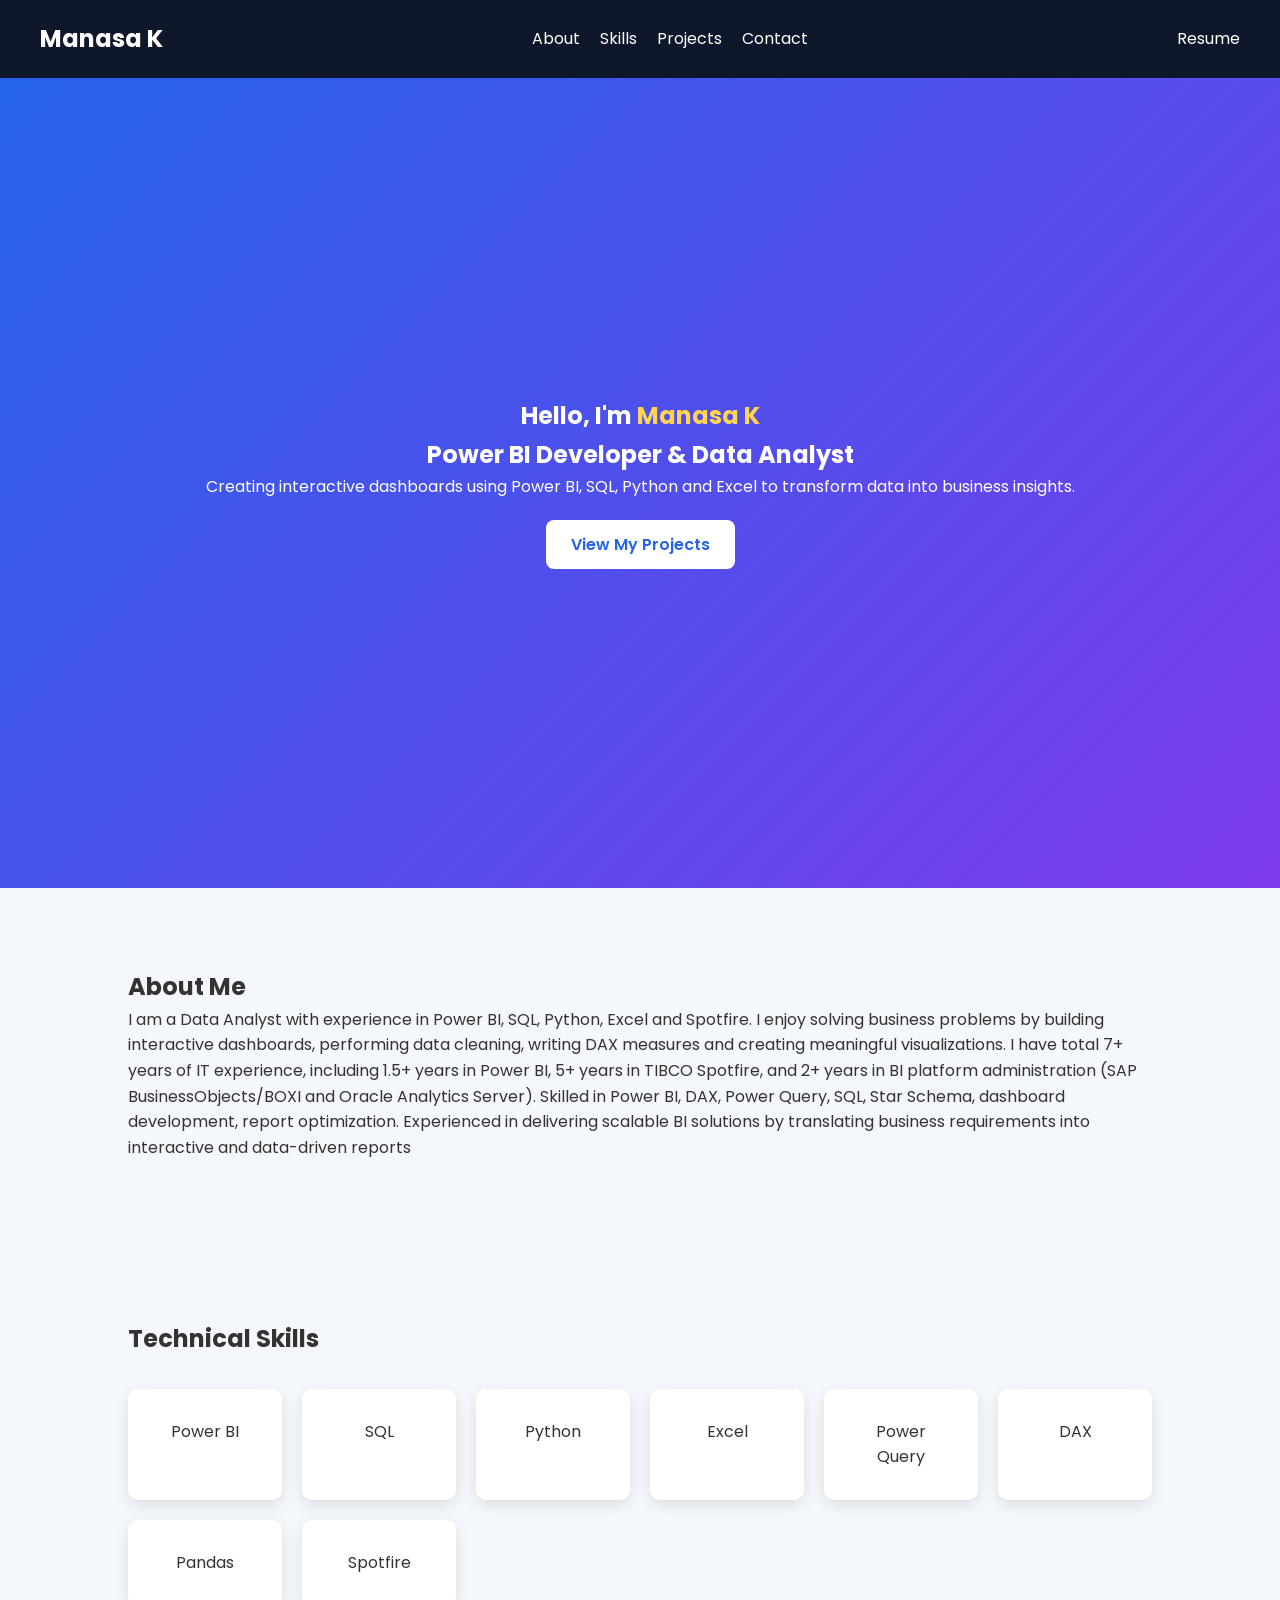
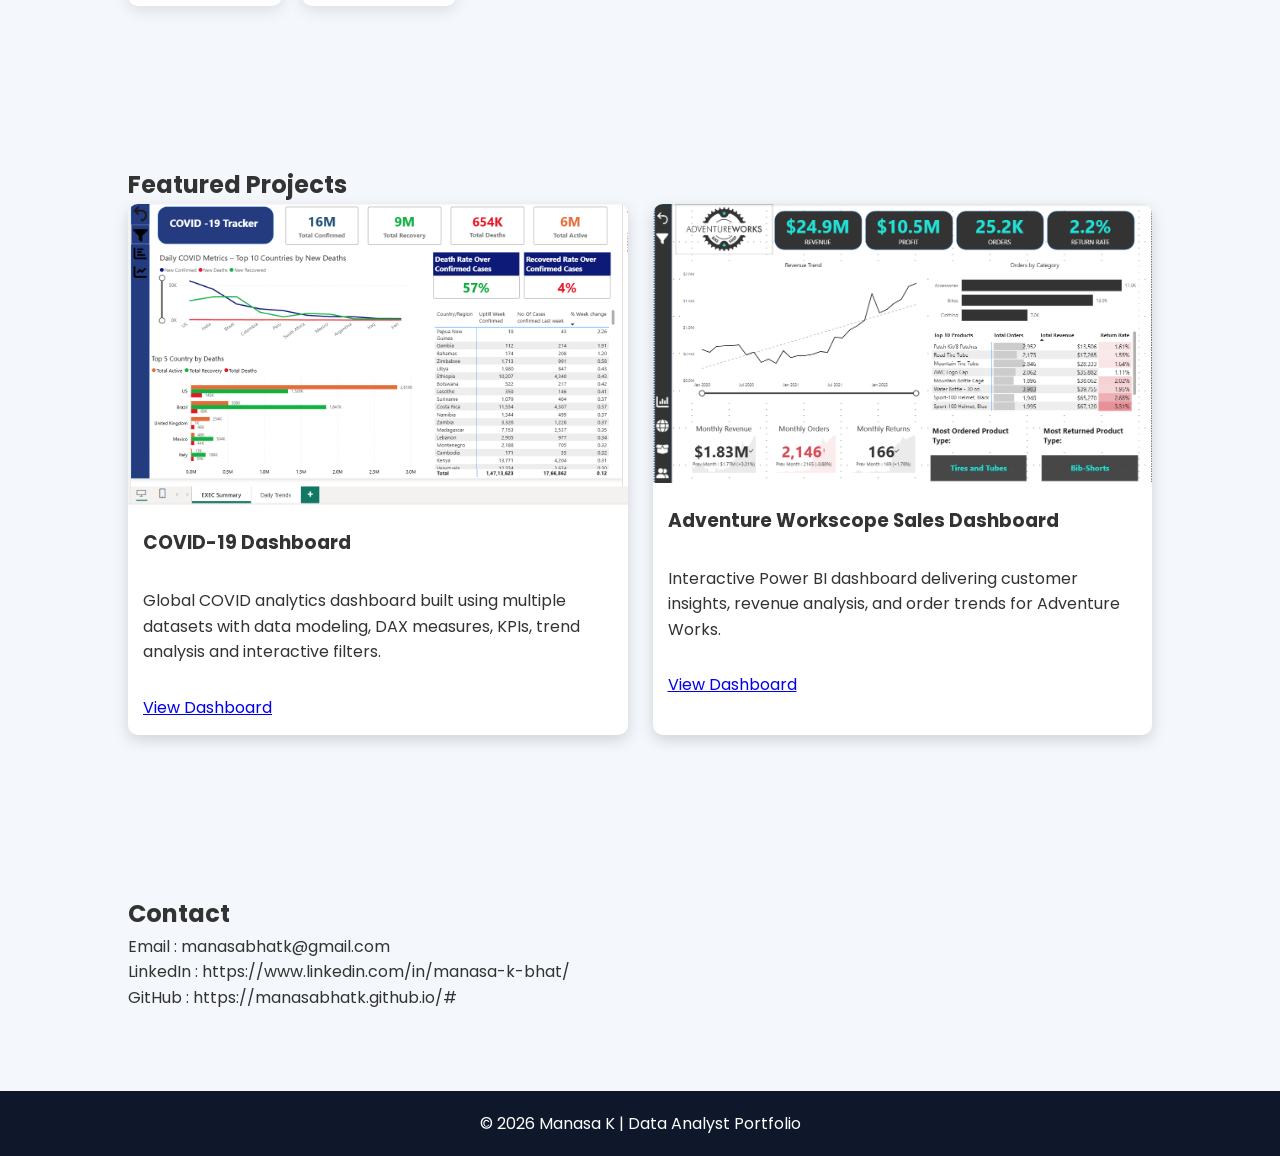
<file: index.html>
<!DOCTYPE html>
<html lang="en">

<head>

<meta charset="UTF-8">
<meta name="viewport" content="width=device-width, initial-scale=1.0">

<title>Manasa K | Data Analyst Portfolio</title>

<link rel="preconnect" href="https://fonts.googleapis.com">
<link href="https://fonts.googleapis.com/css2?family=Poppins:wght@300;400;600;700&display=swap" rel="stylesheet">

<link rel="stylesheet" href="style.css">

</head>

<body>

<header>

<nav>

<h2 class="logo">Manasa K</h2>

<ul>

<li><a href="#about">About</a></li>
<li><a href="#skills">Skills</a></li>
<li><a href="#projects">Projects</a></li>
<li><a href="#contact">Contact</a></li>

</ul>

<a href="assets/Manasa Resume.pdf" class="resume-btn">Resume</a>

</nav>

</header>

<section class="hero">

<div class="hero-text">

<h1>Hello, I'm <span>Manasa K</span></h1>

<h2>Power BI Developer & Data Analyst</h2>

<p>

Creating interactive dashboards using Power BI, SQL, Python and Excel to transform data into business insights.

</p>

<a href="#projects" class="btn">

View My Projects

</a>

</div>

</section>

<section id="about">

<h2>About Me</h2>

<p>

I am a Data Analyst with experience in Power BI, SQL, Python, Excel and Spotfire. I enjoy solving business problems by building interactive dashboards, performing data cleaning, writing DAX measures and creating meaningful visualizations.
I have total 7+ years of IT experience, including 1.5+ years in Power BI, 5+ years in TIBCO Spotfire, and 2+ years in BI platform administration (SAP BusinessObjects/BOXI and Oracle Analytics Server). Skilled in Power BI, DAX, Power Query, SQL, Star Schema, dashboard development, report optimization. Experienced in delivering scalable BI solutions by translating business requirements into interactive and data-driven reports
</p>

</section>

<section id="skills">

<h2>Technical Skills</h2>

<div class="cards">

<div class="card">Power BI</div>

<div class="card">SQL</div>

<div class="card">Python</div>

<div class="card">Excel</div>

<div class="card">Power Query</div>

<div class="card">DAX</div>

<div class="card">Pandas</div>

<div class="card">Spotfire</div>

</div>

</section>

<section id="projects">

<h2>Featured Projects</h2>

<div class="projects">

<div class="project">

<img src="assets/EXEC Summary.png">

<h3>COVID-19 Dashboard</h3>

<p>

Global COVID analytics dashboard built using multiple datasets with data modeling, DAX measures, KPIs, trend analysis and interactive filters.

</p>

<a href="covid-dashboard.html">View Dashboard</a>

</div>

<div class="project">

<img src="assets/project2/EXEC-Dash.png">

<h3>Adventure Workscope Sales Dashboard</h3>

<p>

Interactive Power BI dashboard delivering customer insights, revenue analysis, and order trends for Adventure Works.
</p>

<a href="AdventureWork.html">View Dashboard</a>

</div>
<!--
<div class="project">

<img src="assets/hiv.png">

<h3>Global HIV Dashboard</h3>

<p>

Interactive dashboard visualizing HIV prevalence, deaths, treatment coverage and regional analysis across multiple countries.

</p>

<a href="#">View Dashboard</a>

</div>
-->
</div>

</section>

<section id="contact">

<h2>Contact</h2>

<p>Email : manasabhatk@gmail.com</p>

<p>LinkedIn : https://www.linkedin.com/in/manasa-k-bhat/</p>

<p>GitHub : https://manasabhatk.github.io/#</p>

</section>

<footer>

© 2026 Manasa K | Data Analyst Portfolio

</footer>

</body>

</html>
</file>
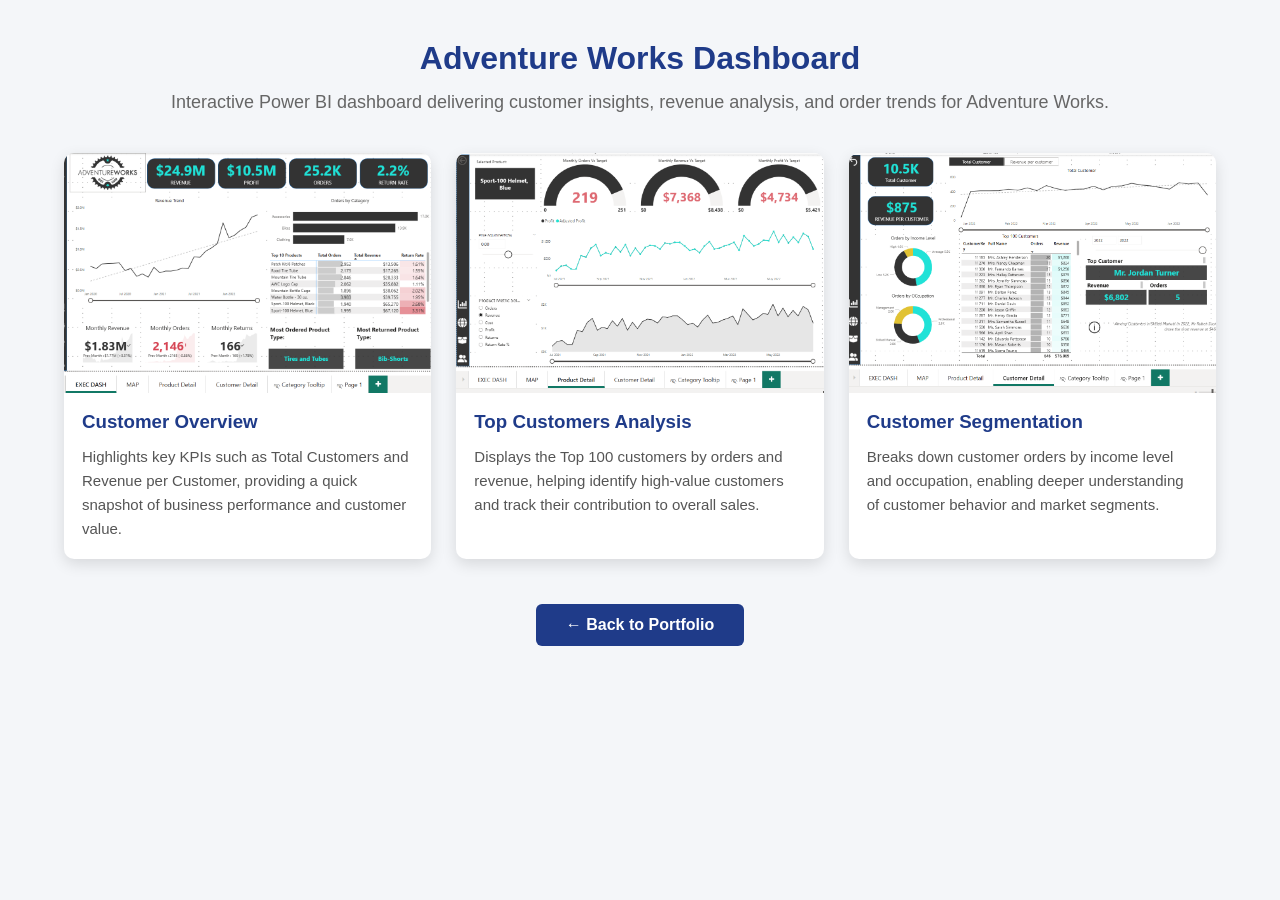
<file: AdventureWork.html>
<!DOCTYPE html>
<html lang="en">
<head>
    <meta charset="UTF-8">
    <meta name="viewport" content="width=device-width, initial-scale=1.0">
    <title>Adventure Works Dashboard</title>

    <style>

        *{
            margin:0;
            padding:0;
            box-sizing:border-box;
            font-family:Arial, Helvetica, sans-serif;
        }

        body{
            background:#f4f6f9;
        }

        .container{
            width:90%;
            margin:40px auto;
        }

        h1{
            text-align:center;
            color:#1f3b89;
            margin-bottom:15px;
        }

        .subtitle{
            text-align:center;
            color:#666;
            margin-bottom:40px;
            font-size:18px;
        }

        .dashboard-gallery{
            display:grid;
            grid-template-columns:repeat(3,1fr);
            gap:25px;
        }

        .card{
            background:#fff;
            border-radius:10px;
            overflow:hidden;
            box-shadow:0 5px 15px rgba(0,0,0,0.12);
            transition:.3s;
        }

        .card:hover{
            transform:translateY(-6px);
        }

        .card img{
            width:100%;
            height:240px;
            object-fit:cover;
            display:block;
        }

        .card-content{
            padding:18px;
        }

        .card h3{
            color:#1f3b89;
            margin-bottom:12px;
        }

        .card p{
            color:#555;
            line-height:1.6;
            font-size:15px;
        }

        .back-section{
            text-align:center;
            margin-top:45px;
        }

        .back-btn{
            display:inline-block;
            padding:12px 30px;
            background:#1f3b89;
            color:#fff;
            text-decoration:none;
            border-radius:6px;
            font-size:16px;
            font-weight:600;
            transition:.3s;
        }

        .back-btn:hover{
            background:#17306d;
        }

        @media(max-width:992px){

            .dashboard-gallery{
                grid-template-columns:1fr;
            }

            .container{
                width:95%;
            }

        }

    </style>

</head>

<body>

<div class="container">

    <h1>Adventure Works Dashboard</h1>

    <p class="subtitle">
        Interactive Power BI dashboard delivering customer insights, revenue analysis, and order trends for Adventure Works.
    </p>

    <div class="dashboard-gallery">

        <div class="card">

            <img src="assets/project2/EXEC Dash.png" alt="KPI">

            <div class="card-content">

                <h3>Customer Overview</h3>

                <p>
                    Highlights key KPIs such as Total Customers and Revenue per Customer,
                    providing a quick snapshot of business performance and customer value.
                </p>

            </div>

        </div>

        <div class="card">

            <img src="assets/project2/Product Detail.png" alt="Product Details">

            <div class="card-content">

                <h3>Top Customers Analysis</h3>

                <p>
                    Displays the Top 100 customers by orders and revenue, helping identify
                    high-value customers and track their contribution to overall sales.
                </p>

            </div>

        </div>

        <div class="card">

            <img src="assets/project2/Customer Detail.png" alt="Customer Segmentation">

            <div class="card-content">

                <h3>Customer Segmentation</h3>

                <p>
                    Breaks down customer orders by income level and occupation, enabling
                    deeper understanding of customer behavior and market segments.
                </p>

            </div>

        </div>

    </div>

    <div class="back-section">

        <a href="index.html" class="back-btn">← Back to Portfolio</a>

    </div>

</div>

</body>
</html>
</file>
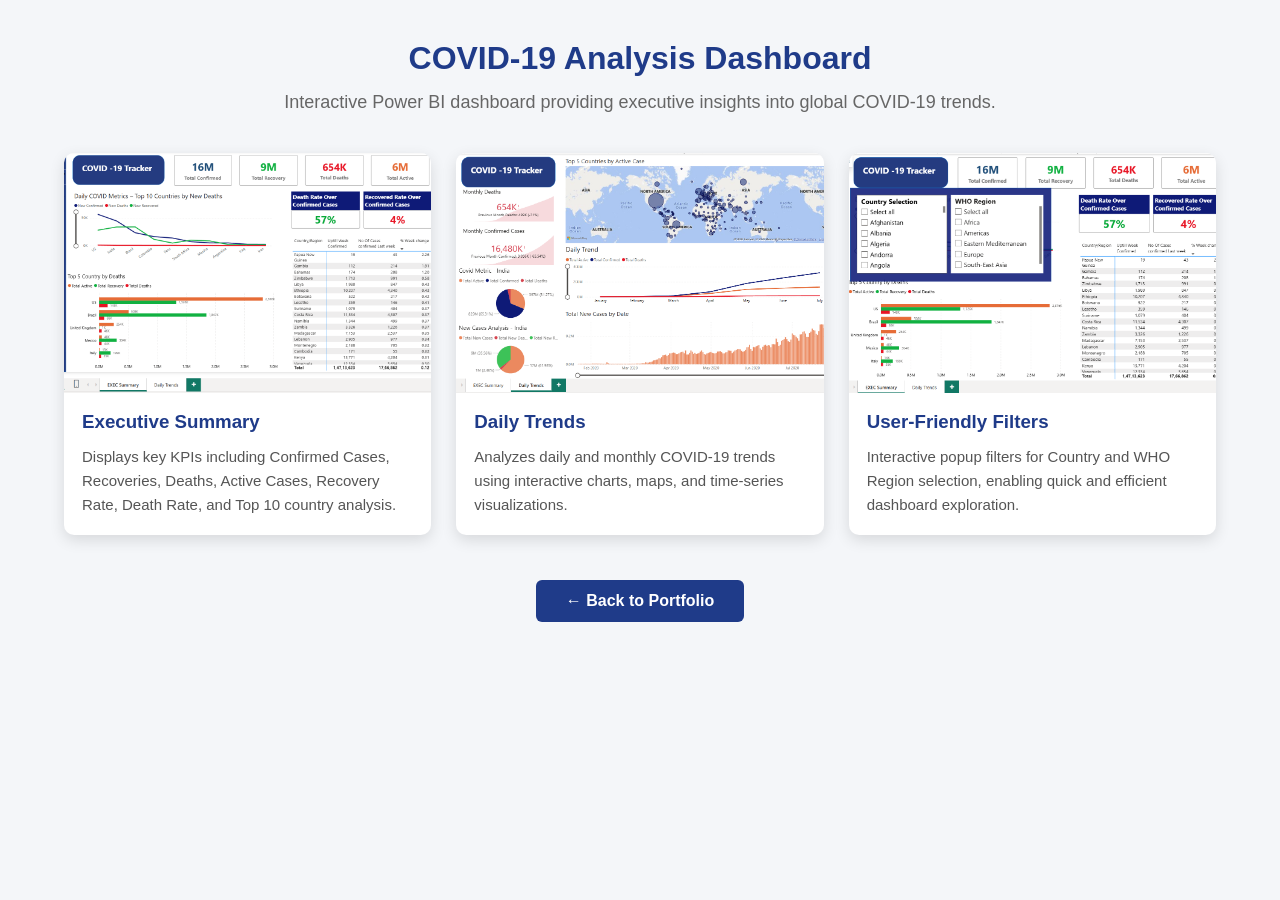
<file: covid-dashboard.html>
<!DOCTYPE html>
<html lang="en">
<head>
    <meta charset="UTF-8">
    <meta name="viewport" content="width=device-width, initial-scale=1.0">
    <title>COVID-19 Analysis Dashboard</title>

    <style>

        *{
            margin:0;
            padding:0;
            box-sizing:border-box;
            font-family:Arial, Helvetica, sans-serif;
        }

        body{
            background:#f4f6f9;
        }

        .container{
            width:90%;
            margin:40px auto;
        }

        h1{
            text-align:center;
            color:#1f3b89;
            margin-bottom:15px;
        }

        .subtitle{
            text-align:center;
            color:#666;
            margin-bottom:40px;
            font-size:18px;
        }

        .dashboard-gallery{
            display:grid;
            grid-template-columns:repeat(3,1fr);
            gap:25px;
        }

        .card{
            background:#fff;
            border-radius:10px;
            overflow:hidden;
            box-shadow:0 5px 15px rgba(0,0,0,0.12);
            transition:.3s;
        }

        .card:hover{
            transform:translateY(-6px);
        }

        .card img{
            width:100%;
            height:240px;
            object-fit:cover;
            display:block;
        }

        .card-content{
            padding:18px;
        }

        .card h3{
            color:#1f3b89;
            margin-bottom:12px;
        }

        .card p{
            color:#555;
            line-height:1.6;
            font-size:15px;
        }

        .back-section{
            text-align:center;
            margin-top:45px;
        }

        .back-btn{
            display:inline-block;
            padding:12px 30px;
            background:#1f3b89;
            color:#fff;
            text-decoration:none;
            border-radius:6px;
            font-size:16px;
            font-weight:600;
            transition:.3s;
        }

        .back-btn:hover{
            background:#17306d;
        }

        @media(max-width:992px){

            .dashboard-gallery{
                grid-template-columns:1fr;
            }

            .container{
                width:95%;
            }

        }

    </style>

</head>

<body>

<div class="container">

    <h1>COVID-19 Analysis Dashboard</h1>

    <p class="subtitle">
        Interactive Power BI dashboard providing executive insights into global COVID-19 trends.
    </p>

    <div class="dashboard-gallery">

        <div class="card">

            <img src="assets/project1/EXEC Summary.png" alt="Executive Summary">

            <div class="card-content">

                <h3>Executive Summary</h3>

                <p>
                    Displays key KPIs including Confirmed Cases, Recoveries, Deaths,
                    Active Cases, Recovery Rate, Death Rate, and Top 10 country analysis.
                </p>

            </div>

        </div>

        <div class="card">

            <img src="assets/project1/Daily Trends.png" alt="Daily Trends">

            <div class="card-content">

                <h3>Daily Trends</h3>

                <p>
                    Analyzes daily and monthly COVID-19 trends using interactive charts,
                    maps, and time-series visualizations.
                </p>

            </div>

        </div>

        <div class="card">

            <img src="assets/project1/Add Filters.png" alt="Filters">

            <div class="card-content">

                <h3>User-Friendly Filters</h3>

                <p>
                    Interactive popup filters for Country and WHO Region selection,
                    enabling quick and efficient dashboard exploration.
                </p>

            </div>

        </div>

    </div>

    <div class="back-section">

        <a href="index.html" class="back-btn">← Back to Portfolio</a>

    </div>

</div>

</body>
</html>
</file>
<file: style.css>
*{
margin:0;
padding:0;
box-sizing:border-box;
font-family:Poppins,sans-serif;
}

body{
background:#f4f7fb;
color:#333;
line-height:1.6;
}

header{
background:#0f172a;
padding:20px;
position:sticky;
top:0;
}

nav{
display:flex;
justify-content:space-between;
align-items:center;
max-width:1200px;
margin:auto;
}

nav h2{
color:white;
}

nav ul{
display:flex;
list-style:none;
gap:20px;
}

nav a{
color:white;
text-decoration:none;
}

.hero{
height:90vh;
display:flex;
justify-content:center;
align-items:center;
background:linear-gradient(135deg,#2563eb,#7c3aed);
color:white;
text-align:center;
}

.hero span{
color:#ffd54f;
}

.btn{
display:inline-block;
margin-top:20px;
padding:12px 25px;
background:white;
color:#2563eb;
border-radius:8px;
text-decoration:none;
font-weight:600;
}

section{
padding:80px 10%;
}

.cards{
display:grid;
grid-template-columns:repeat(auto-fit,minmax(150px,1fr));
gap:20px;
margin-top:30px;
}

.card{
background:white;
padding:30px;
border-radius:10px;
text-align:center;
box-shadow:0 5px 15px rgba(0,0,0,.1);
transition:.3s;
}

.card:hover{
transform:translateY(-8px);
}

.projects{
display:grid;
grid-template-columns:repeat(auto-fit,minmax(300px,1fr));
gap:25px;
}

.project{
background:white;
border-radius:10px;
overflow:hidden;
box-shadow:0 5px 15px rgba(0,0,0,.15);
}

.project img{
width:100%;
}

.project h3,
.project p,
.project a{
padding:15px;
display:block;
}

footer{
padding:20px;
background:#0f172a;
color:white;
text-align:center;
}
</file>
